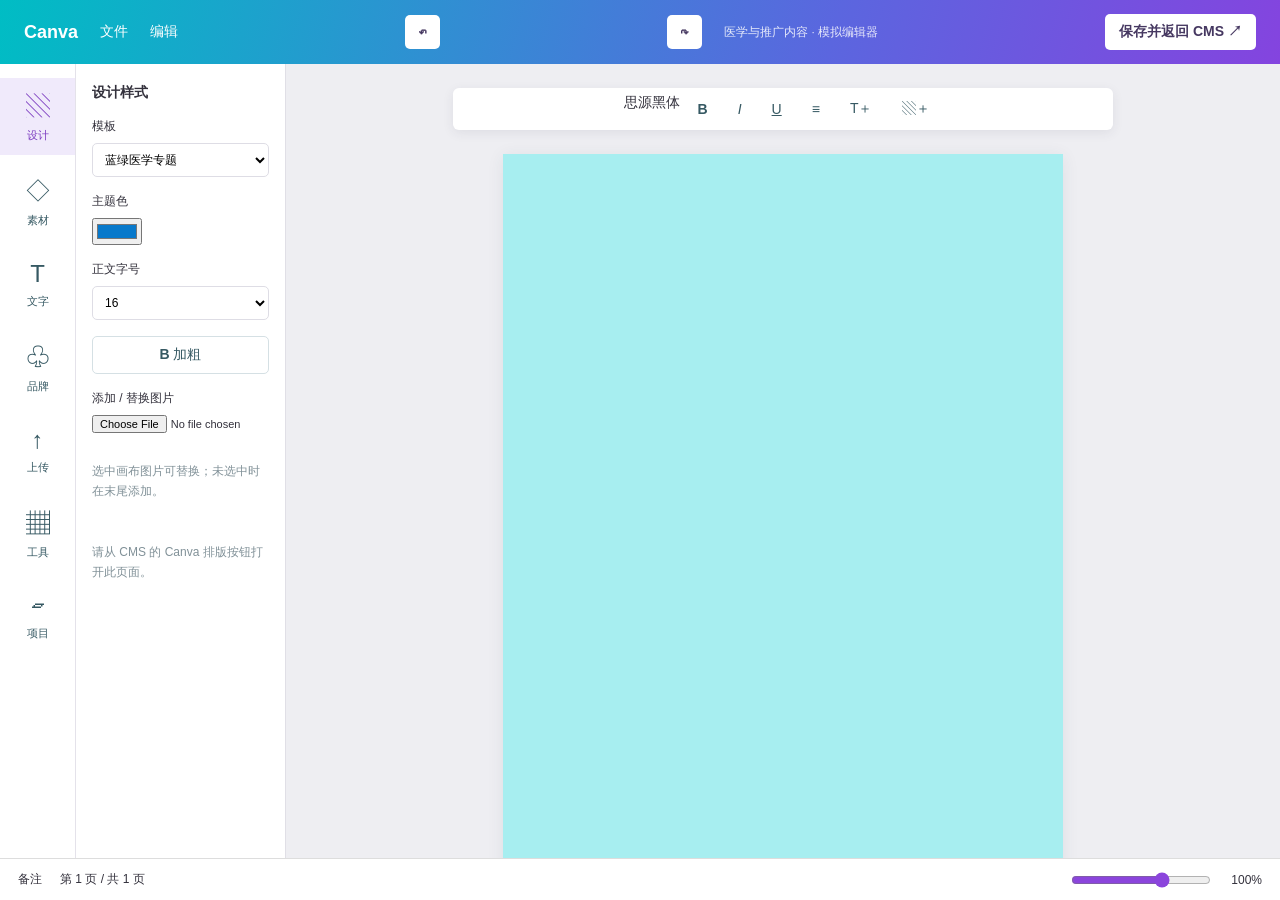
<file: canva-demo.html>
<!doctype html>
<html lang="zh-CN"><head><meta charset="utf-8"><meta name="viewport" content="width=device-width,initial-scale=1"><title>Canva 模拟编辑器</title><style>
*{box-sizing:border-box}body{margin:0;font:14px -apple-system,BlinkMacSystemFont,'PingFang SC',sans-serif;color:#293e46;background:#edf1f3}button,select,input{font:inherit}button{cursor:pointer;border:1px solid #d5e0e4;border-radius:5px;background:#fff;padding:9px 14px;color:#365963}header{height:64px;background:white;display:flex;align-items:center;gap:18px;padding:0 24px;border-bottom:1px solid #dce5e9}header small{color:#809099}header button{margin-left:auto;background:#247b70;color:white;border:0}main{display:grid;grid-template-columns:190px minmax(0,1fr);height:calc(100dvh - 64px)}aside{background:white;padding:20px;display:flex;flex-direction:column;gap:16px}aside label{font-size:12px;display:grid;gap:8px}aside input[type=file]{width:100%;font-size:11px}section{overflow:auto;padding:24px}article{max-width:780px;min-height:920px;padding:48px;margin:auto;background:white;outline:0;font-size:16px;line-height:1.9;box-shadow:0 2px 16px #30465115}article h1,article h2{color:var(--accent,#247b70)}article img{max-width:100%;cursor:pointer}article figure{margin:20px 0}article figcaption{font-size:12px;color:#819198}.muted{font-size:12px;color:#819198;line-height:1.7}@media(max-width:600px){main{grid-template-columns:130px minmax(0,1fr)}aside{padding:12px}article{padding:22px}section{padding:12px}header{padding:10px;gap:8px}header small{display:none}}
header{background:linear-gradient(105deg,#00bdc4,#5b66df 65%,#8444df);color:white;border:0;gap:22px}header b{font-size:18px}header small{color:#ffffffd9}header button{background:white;color:#463861;font-weight:600}body{background:#eeeef2;color:#33313c}main{grid-template-columns:76px 210px minmax(0,1fr);height:calc(100dvh - 106px)}nav{background:white;border-right:1px solid #e4e2ea;display:flex;flex-direction:column;gap:8px;padding-top:14px}nav button{border:0;border-radius:0;display:grid;gap:6px;place-items:center;padding:12px 2px;font-size:11px}nav i{font-style:normal;font-size:24px}nav .active{background:#f0eafb;color:#7d3ec1}aside{border-right:1px solid #e0dfe6;padding:20px 16px}aside select{padding:8px;border:1px solid #dedde5;border-radius:5px;background:white}section{padding:24px 30px;overflow:auto}.text-toolbar{position:sticky;top:0;z-index:1;display:flex;flex-wrap:wrap;gap:6px;justify-content:center;background:white;border-radius:6px;padding:6px;max-width:660px;margin:0 auto 24px;box-shadow:0 3px 12px #31304815}.text-toolbar button{border:0;padding:6px 12px}.canvas-wrap{max-width:560px;margin:auto}article{width:100%;min-height:1100px;max-width:none;padding:40px 30px;background:#a7eef0;color:#234765;overflow-wrap:anywhere}article:focus{outline:2px solid #944ee6}article h1{font-size:38px;line-height:1.35;font-style:italic;font-weight:900;text-align:center;margin:0 0 28px}article h2{font-size:23px;border-bottom:2px solid currentColor;padding:10px 8px;margin:26px 0 12px}article p{background:#ffffff99;padding:14px 18px;margin:10px 0}footer{height:42px;background:white;border-top:1px solid #ddd;display:flex;align-items:center;gap:18px;padding:0 18px;font-size:12px}footer input{margin-left:auto;width:140px;accent-color:#8b45dc}@media(max-width:850px){main{grid-template-columns:62px minmax(0,1fr)}aside{display:none}header small{display:none}header{padding:0 12px;gap:10px}section{padding:18px 12px}article{padding:24px 18px}article h1{font-size:30px}}
</style></head><body><header><b>Canva</b><span>文件</span><span>编辑</span><button data-command="undo" title="撤销">↶</button><button data-command="redo" title="重做">↷</button><small>医学与推广内容 · 模拟编辑器</small><button id="save" disabled>保存并返回 CMS ↗</button></header><main><nav><button class="active" data-panel="设计"><i>▧</i>设计</button><button data-panel="素材"><i>◇</i>素材</button><button data-panel="文字"><i>T</i>文字</button><button data-panel="品牌"><i>♧</i>品牌</button><button data-panel="上传"><i>↑</i>上传</button><button data-panel="工具"><i>▦</i>工具</button><button data-panel="项目"><i>▱</i>项目</button></nav><aside><b id="panel-title">设计样式</b><label>模板<select id="template"><option value="simple">蓝绿医学专题</option><option value="editorial">简洁白底</option></select></label><label>主题色<input id="color" type="color" value="#0879cb"></label><label>正文字号<select id="font"><option>14</option><option selected>16</option><option>18</option><option>20</option></select></label><button id="bold"><b>B</b> 加粗</button><label>添加 / 替换图片<input id="image" type="file" accept="image/*"></label><p class="muted">选中画布图片可替换；未选中时在末尾添加。</p><p id="status" class="muted">正在等待 CMS 内容…</p></aside><section><div class="text-toolbar"><span>思源黑体</span><button data-command="bold" title="加粗"><b>B</b></button><button data-command="italic" title="斜体"><i>I</i></button><button data-command="underline" title="下划线"><u>U</u></button><button data-command="justifyCenter" title="居中">≡</button><button id="addtext">T＋</button><button id="addimage">▧＋</button></div><div class="canvas-wrap"><article id="canvas" contenteditable="true"></article></div></section></main><footer><span>备注</span><span>第 1 页 / 共 1 页</span><input id="zoom" type="range" min="50" max="125" value="100" aria-label="缩放"><span id="zoom-label">100%</span></footer><script>
const canvas=document.getElementById('canvas'),color=document.getElementById('color'),font=document.getElementById('font');let selectedImage=null,ready=false;
function style(){canvas.style.setProperty('--accent',color.value);canvas.style.fontSize=font.value+'px'}
window.addEventListener('message',e=>{if(e.source!==window.opener||e.data?.type!=='bayer-canva-init'||ready)return;ready=true;canvas.innerHTML=e.data.html;const saved=canvas.querySelector('[data-canva-design]');if(saved){canvas.style.cssText=saved.getAttribute('style')||'';canvas.innerHTML=saved.innerHTML}canvas.querySelectorAll('script,iframe,object,embed').forEach(x=>x.remove());color.value=e.data.color;font.value=e.data.font;style();document.getElementById('save').disabled=false;document.getElementById('status').textContent='内容已载入，可直接编辑画布文字。'});
color.oninput=font.onchange=style;
document.getElementById('template').onchange=e=>{canvas.style.background=e.target.value==='editorial'?'#ffffff':'#a7eef0'};
canvas.addEventListener('click',e=>{selectedImage=e.target.tagName==='IMG'?e.target:null});
document.getElementById('bold').onmousedown=e=>e.preventDefault();document.getElementById('bold').onclick=()=>document.execCommand('bold');
document.getElementById('image').onchange=e=>{const file=e.target.files[0];if(!file||!file.type.startsWith('image/'))return;const reader=new FileReader();reader.onload=()=>{if(selectedImage&&canvas.contains(selectedImage))selectedImage.src=reader.result;else{const img=document.createElement('img');img.src=reader.result;img.alt=file.name;canvas.append(img)}e.target.value=''};reader.readAsDataURL(file)};
document.getElementById('save').onclick=()=>{const design=document.createElement('article');design.dataset.canvaDesign='';design.style.cssText=canvas.style.cssText;design.innerHTML=canvas.innerHTML;window.opener?.postMessage({type:'bayer-canva-save',html:design.outerHTML,color:color.value,font:font.value},'*');document.getElementById('status').textContent='已发送至 CMS…'};
document.querySelectorAll('[data-command]').forEach(b=>{b.onmousedown=e=>e.preventDefault();b.onclick=()=>document.execCommand(b.dataset.command)});
document.getElementById('addtext').onclick=()=>{const p=document.createElement('p');p.textContent='新增文字';canvas.append(p);canvas.focus()};
document.getElementById('addimage').onclick=()=>document.getElementById('image').click();
document.querySelectorAll('[data-panel]').forEach(b=>b.onclick=()=>{document.querySelector('nav .active')?.classList.remove('active');b.classList.add('active');document.getElementById('panel-title').textContent=b.dataset.panel;if(['素材','上传'].includes(b.dataset.panel))document.getElementById('image').click();if(b.dataset.panel==='文字')document.getElementById('addtext').click()});
document.getElementById('zoom').oninput=e=>{document.querySelector('.canvas-wrap').style.zoom=e.target.value/100;document.getElementById('zoom-label').textContent=e.target.value+'%'};
if(window.opener)window.opener.postMessage({type:'bayer-canva-ready'},'*');else document.getElementById('status').textContent='请从 CMS 的 Canva 排版按钮打开此页面。';
</script></body></html>
</file>
